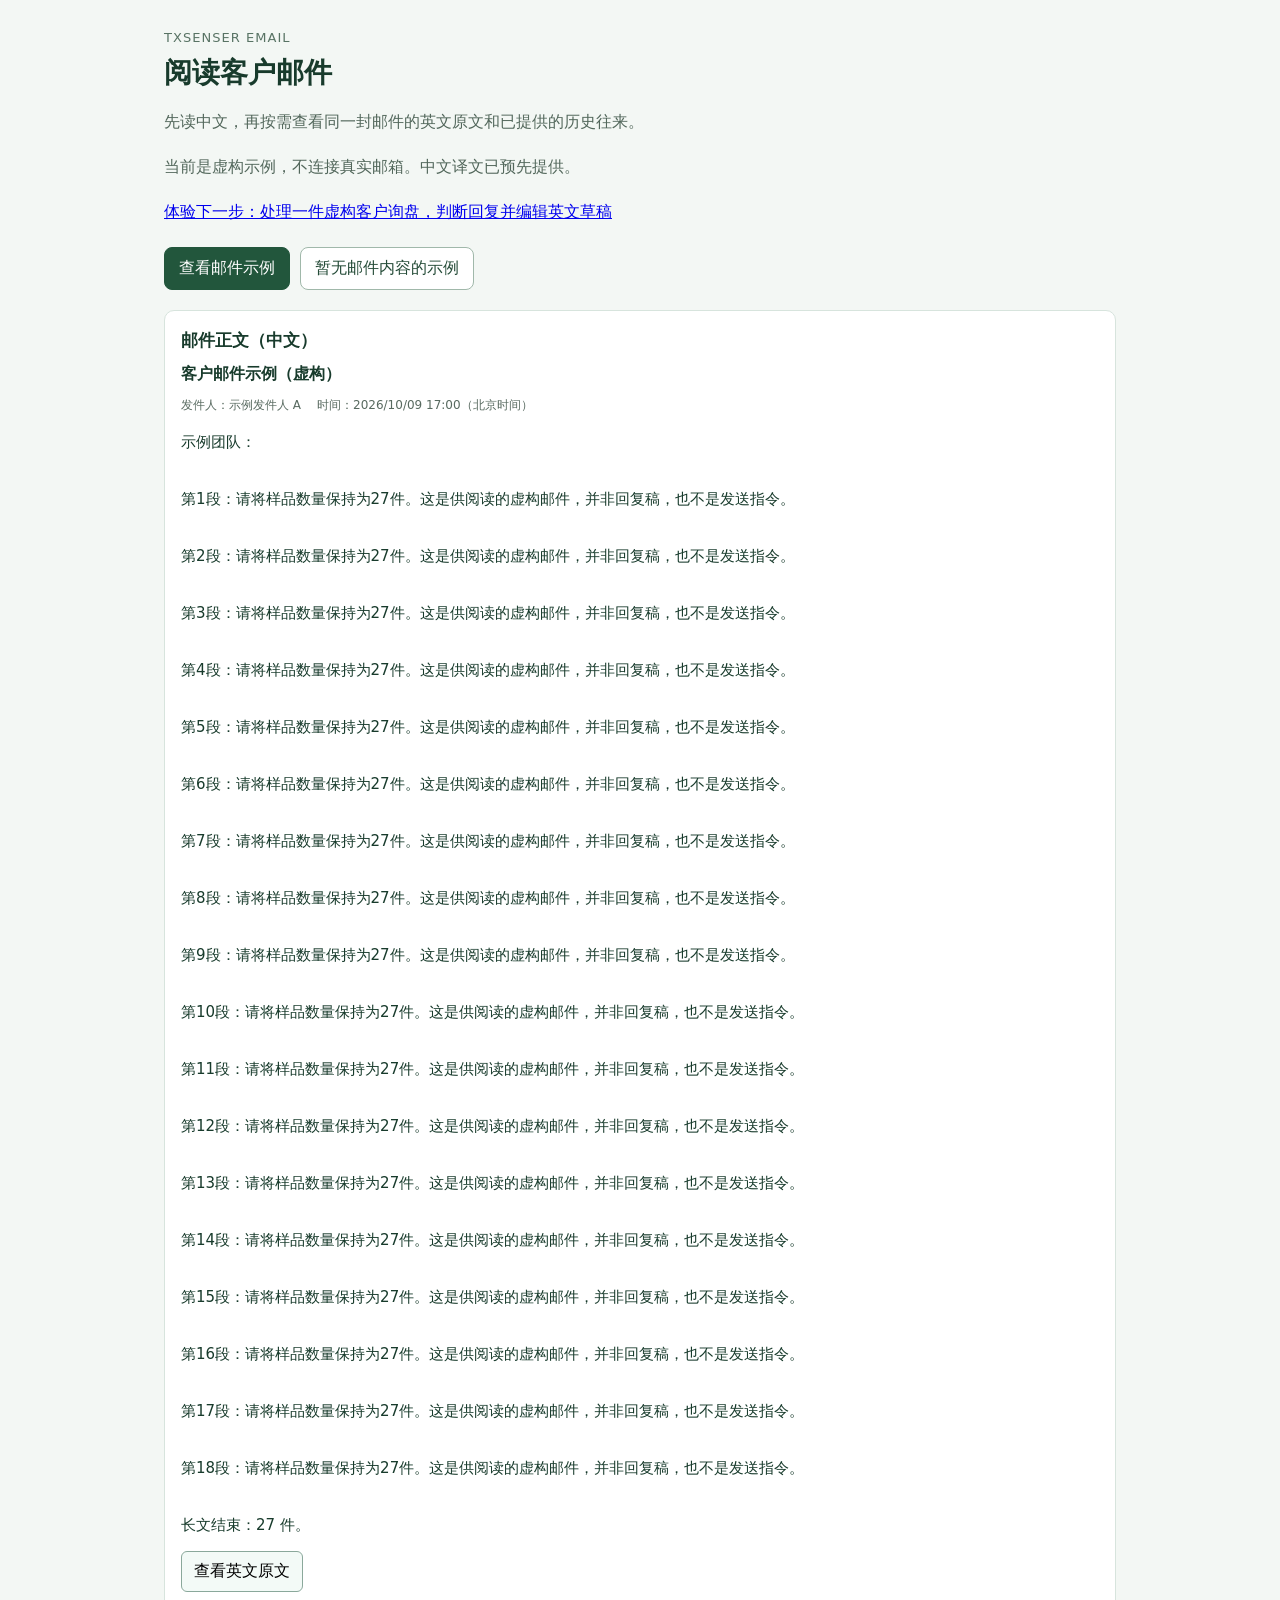
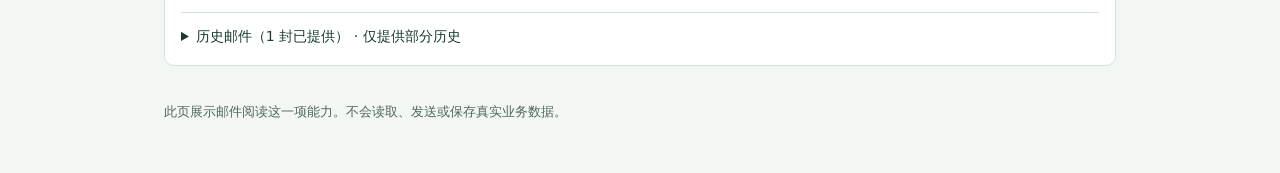
<file: preview/index.html>
<!doctype html>
<html lang="zh-CN"><head><meta charset="utf-8">
<meta name="viewport" content="width=device-width, initial-scale=1">
<meta http-equiv="Content-Security-Policy" content="default-src 'none'; script-src 'sha256-uMvVA8dGYO7sJ5gq0sD1yfTJ7hJXvaczCpBWF8fJrTo='; style-src 'sha256-8VgQ7xVPczEnHZAIU/KJzik+/f3i69bhT2zcTPXZg+8='; connect-src 'none'; img-src 'none'; object-src 'none'; frame-src 'none'; worker-src 'none'; form-action 'none'; base-uri 'none'">
<title>TxSenser Email · 邮件阅读示例</title><style>
:root{--line:#d7e4dd;font-family:system-ui,-apple-system,sans-serif;color:#183b2c;background:#f3f7f4}
*{box-sizing:border-box}body{margin:0}main{max-width:1000px;margin:auto;padding:30px 24px}
h1{font-size:28px;line-height:1.4;margin:8px 0}.eyebrow{font-size:13px;letter-spacing:.08em;color:#587364}
.intro{line-height:1.8;color:#52675b}.examples{display:flex;flex-wrap:wrap;gap:10px;margin:20px 0}
.examples button{font:inherit;border:1px solid #a0b8aa;border-radius:8px;padding:10px 14px;background:white;color:#244b37;cursor:pointer}
.examples button[aria-pressed=true]{background:#22563c;color:white;border-color:#22563c}
button:focus-visible,summary:focus-visible{outline:3px solid #e6a03b;outline-offset:3px}
.source-mail-original[hidden]{display:none}footer{font-size:13px;color:#52675b;line-height:1.8;padding:10px 0 20px}
@media(max-width:600px){main{padding:20px 14px}h1{font-size:23px}}
/* G1/G2 primary reading; all supplied paragraphs remain readable at any width. */
.source-mail-reader{min-width:0;max-width:100%;margin:18px 0 24px;padding:16px;border:1px solid var(--line);border-radius:10px;background:#fff}
.source-mail-reader h3{font-size:17px;margin:0 0 10px;line-height:1.6}
.source-mail-subject{font-size:16px;margin:10px 0;overflow-wrap:anywhere}
.source-mail-meta{display:flex;flex-wrap:wrap;gap:4px 16px;font-size:12px;color:#586a60}
.source-mail-meta p{margin:2px 0;min-width:0;max-width:100%;overflow-wrap:anywhere}
.source-mail-body{font-size:15px;line-height:1.9;white-space:pre-wrap;overflow-wrap:anywhere;max-width:100%;min-width:0;margin:12px 0}
.source-mail-notice,.source-mail-state,.source-mail-order,.source-mail-missing{font-size:12px;line-height:1.7;color:#586a60;overflow-wrap:anywhere}
.source-mail-original-toggle,.source-mail-select{border:1px solid #8aa89b;border-radius:6px;background:#f3faf7;padding:9px 12px;font:inherit;max-width:100%;white-space:normal;overflow-wrap:anywhere}
.source-mail-original{border-top:1px solid var(--line);margin-top:12px;padding-top:12px;min-width:0}
.source-mail-history{border-top:1px solid var(--line);margin-top:20px;padding-top:12px;min-width:0}
.source-mail-history summary{font-size:14px;line-height:1.7;overflow-wrap:anywhere}
.source-mail-history-entry{margin:12px 0;padding:12px;border:1px solid var(--line);border-radius:7px;min-width:0}
.source-mail-history-entry h5{font-size:14px;margin:0 0 8px;overflow-wrap:anywhere}
@media(max-width:850px){.source-mail-reader{padding:12px}.source-mail-meta{display:block}.source-mail-body{font-size:15px}}
</style></head>
<body><main>
<div class="eyebrow">TXSENSER EMAIL</div><h1>阅读客户邮件</h1>
<p class="intro">先读中文，再按需查看同一封邮件的英文原文和已提供的历史往来。</p>
<p class="intro">当前是虚构示例，不连接真实邮箱。中文译文已预先提供。</p>
<p class="intro"><a href="business.html">体验下一步：处理一件虚构客户询盘，判断回复并编辑英文草稿</a></p>
<nav class="examples" aria-label="选择示例">
<button type="button" data-example="0" aria-pressed="true">查看邮件示例</button>
<button type="button" data-example="1" aria-pressed="false">暂无邮件内容的示例</button>
</nav><div id="reader"></div>
<footer>此页展示邮件阅读这一项能力。不会读取、发送或保存真实业务数据。</footer>
</main><script>/* G1/G2: supplied synthetic source records only; no transport or translation. */
(() => {
  'use strict';
  const plain=(v,max=200000)=>typeof v==='string'&&v.length<=max&&!/[\u0000-\u0008\u000b\u000c\u000e-\u001f\u007f\u202a-\u202e\u2066-\u2069]/u.test(v);
  const object=v=>v!==null&&typeof v==='object'&&!Array.isArray(v);
  const source=v=>typeof v==='string'&&/^synthetic:mail:[a-z0-9-]+$/.test(v);
  const revision=v=>typeof v==='string'&&/^[a-f0-9]{64}$/.test(v);
  const labels={complete:'完整',partial:'部分内容',missing:'缺失',failed:'失败',binding_mismatch:'内容与当前邮件不一致',header_only:'仅邮件头，正文未读取',unavailable:'邮件暂不可用'};
  const coverage={partial:'仅提供部分历史',unread:'历史邮件尚未读取',unavailable:'历史邮件暂不可用',unknown:'历史是否完整尚不确定'};
  function timestamp(value){
    if(typeof value!=='string'||!/^\d{4}-\d\d-\d\dT\d\d:\d\d:\d\d(?:\.\d{3})?Z$/.test(value))return null;
    const n=Date.parse(value);
    const canonical=value.includes('.')?value:value.slice(0,-1)+'.000Z';
    return Number.isFinite(n)&&new Date(n).toISOString()===canonical?n:null;
  }
  function body(value,row){
    if(!object(value)||!['complete','partial','missing','failed'].includes(value.status)||!plain(value.text)||!plain(value.reason,500))return null;
    if(value.source_id!==row.source_id||value.source_revision!==row.source_revision)return Object.freeze({status:'binding_mismatch',text:'',reason:''});
    const text=['complete','partial'].includes(value.status)?value.text:'';
    return Object.freeze({status:text.trim()?value.status:(['complete','partial'].includes(value.status)?'missing':value.status),text,reason:value.reason});
  }
  function normalize(value,key,synthetic){
    if(!synthetic||!object(value)||value.matter_key!==key||!source(value.selected_source_id)||
       !Object.hasOwn(coverage,value.coverage)||!Array.isArray(value.messages)||value.messages.length>100)return null;
    const seen=new Set(),messages=[];
    for(const row of value.messages){
      if(!object(row)||!source(row.source_id)||seen.has(row.source_id)||!revision(row.source_revision)||
         !plain(row.sender,300)||!row.sender.trim()||!plain(row.subject,500)||
         !(row.sent_at===null||plain(row.sent_at,80))||!['available','header_only','unavailable'].includes(row.availability))return null;
      seen.add(row.source_id);
      let original=body(row.original,row),translation=body(row.translation,row);
      if(!original||!translation)return null;
      if(row.availability!=='available'){
        original=translation=Object.freeze({status:row.availability,text:'',reason:''});
      }else if(!['complete','partial'].includes(original.status)&&['complete','partial'].includes(translation.status)){
        translation=Object.freeze({status:'missing',text:'',reason:'邮件英文正文暂无法核实，不能确认中文内容完整。'});
      }else if(original.status==='partial'&&translation.status==='complete'){
        translation=Object.freeze({...translation,status:'partial',reason:'只读到部分邮件，中文内容可能不完整。'});
      }
      messages.push(Object.freeze({source_id:row.source_id,source_revision:row.source_revision,
        sender:row.sender,subject:row.subject,sent_at:row.sent_at,time:timestamp(row.sent_at),
        original,translation,availability:row.availability}));
    }
    if(!seen.has(value.selected_source_id))return null; // Never substitute another source.
    return Object.freeze({selected_source_id:value.selected_source_id,coverage:value.coverage,messages:Object.freeze(messages)});
  }
  const el=(tag,cls,text)=>{const n=document.createElement(tag);n.className=cls;if(text!==undefined)n.textContent=text;return n;};
  function metadata(row){
    const n=el('div','source-mail-meta');
    const formatted=row.time===null?'待确认':new Date(row.time).toLocaleString('zh-CN',{timeZone:'Asia/Shanghai',year:'numeric',month:'2-digit',day:'2-digit',hour:'2-digit',minute:'2-digit',hour12:false})+'（北京时间）';
    n.append(el('p','','发件人：'+row.sender),el('p','','时间：'+formatted));
    return n;
  }
  function render(value){
    const root=el('section','source-mail-reader');root.id='source-mail-reader';
    root.setAttribute('aria-label','邮件正文阅读');
    if(!value){root.append(el('h3','','邮件正文'),el('p','source-mail-state','这件事尚未提供可阅读的邮件正文，不会显示其他邮件的内容。'));return root;}
    let selected=value.selected_source_id;
    function draw(){
      root.replaceChildren();
      const row=value.messages.find(m=>m.source_id===selected);
      const current=el('article','source-mail-current');current.dataset.sourceId=row.source_id;
      current.append(el('h3','','邮件正文（中文）'),
        el('h4','source-mail-subject',row.subject||'未提供主题'),metadata(row));
      const translated=row.translation;
      if(translated.status!=='complete')current.append(el('p','source-mail-state','中文内容：'+labels[translated.status]+(translated.reason?' · '+translated.reason:'')));
      if(translated.text){const text=el('div','source-mail-body',translated.text);text.id='source-mail-chinese';current.append(text);}
      else current.append(el('p','source-mail-missing','这封邮件暂时没有可展示的中文正文。'));
      const toggle=el('button','source-mail-original-toggle','查看英文原文');toggle.type='button';
      toggle.setAttribute('aria-expanded','false');toggle.setAttribute('aria-controls','source-mail-original');
      toggle.disabled=!['complete','partial'].includes(row.original.status);
      const original=el('section','source-mail-original');original.id='source-mail-original';original.hidden=true;
      original.append(el('h4','','英文原文'),el('div','source-mail-body',row.original.text));
      toggle.addEventListener('click',()=>{original.hidden=!original.hidden;toggle.setAttribute('aria-expanded',String(!original.hidden));toggle.textContent=original.hidden?'查看英文原文':'收起英文原文';});
      current.append(toggle);
      if(row.original.status!=='complete')current.append(el('p','source-mail-state','英文原文：'+labels[row.original.status]));
      current.append(original);root.append(current);
      const history=el('details','source-mail-history');history.id='source-mail-history';history.open=false;
      const rows=value.messages.filter(m=>m.source_id!==selected);
      const summary=el('summary','','历史邮件（'+rows.length+' 封已提供） · '+coverage[value.coverage]);
      history.append(summary,el('p','source-mail-notice','这里只显示已提供的往来，历史记录可能不完整。'),
        el('p','source-mail-order','有日期的邮件按时间先后排列，无法确认日期的单独列出。'));
      const known=rows.filter(m=>m.time!==null).sort((a,b)=>a.time-b.time),unknown=rows.filter(m=>m.time===null);
      for(const [heading,group] of [['按时间排列',known],['日期待确认的邮件',unknown]]){
        if(group.length)history.append(el('h4','',heading));
        for(const item of group){
          const entry=el('article','source-mail-history-entry');entry.dataset.sourceId=item.source_id;
          entry.append(el('h5','',item.subject||'未提供主题'),metadata(item));
          if(item.original.status!=='complete'||item.translation.status!=='complete')
            entry.append(el('p','source-mail-state','英文：'+labels[item.original.status]+'；中文：'+labels[item.translation.status]));
          const read=el('button','source-mail-select','阅读这封邮件');read.type='button';read.setAttribute('aria-label','阅读邮件：'+(item.subject||'未提供主题'));
          read.addEventListener('click',()=>{selected=item.source_id;draw();root.querySelector('.source-mail-original-toggle').focus({preventScroll:true});});
          entry.append(read);history.append(entry);
        }
      }
      if(!rows.length)history.append(el('p','','本次没有提供其他邮件，不能据此认定没有历史。'));
      root.append(history);
    }
    draw();return root;
  }
  window.SourceMailReader=Object.freeze({normalize,render});
})();

(() => {
  const fixture = {"ok": true, "demonstration": true, "snapshot": {"read_at": "2026-10-24T00:00:00Z", "offset": 0, "low_total": 0, "next_offset": null, "cards": [{"key": "matter:synthetic:g1g2", "title": "邮件阅读示例", "area": "待处理事项", "status": "合成待核实", "source_refs": [], "tags": [], "evidence": ["合成事项概要，不能代替源邮件全文。"], "advice": "核对来源内容。", "gaps": [], "reply": [], "references": [], "source_mail": {"matter_key": "matter:synthetic:g1g2", "selected_source_id": "synthetic:mail:alpha", "coverage": "partial", "messages": [{"source_id": "synthetic:mail:alpha", "source_revision": "83b6c808b712c48eff5329592d3158a60de2a5bf791b2edff485a37e67ab6dcc", "sender": "示例发件人 A", "sent_at": "2026-10-09T09:00:00Z", "subject": "客户邮件示例（虚构）", "availability": "available", "original": {"source_id": "synthetic:mail:alpha", "source_revision": "83b6c808b712c48eff5329592d3158a60de2a5bf791b2edff485a37e67ab6dcc", "status": "complete", "text": "Dear Example Team,\n\nParagraph 1: Please keep the sample count at 27 pieces. This is a fictional email for reading, not a reply or an instruction to send.\n\nParagraph 2: Please keep the sample count at 27 pieces. This is a fictional email for reading, not a reply or an instruction to send.\n\nParagraph 3: Please keep the sample count at 27 pieces. This is a fictional email for reading, not a reply or an instruction to send.\n\nParagraph 4: Please keep the sample count at 27 pieces. This is a fictional email for reading, not a reply or an instruction to send.\n\nParagraph 5: Please keep the sample count at 27 pieces. This is a fictional email for reading, not a reply or an instruction to send.\n\nParagraph 6: Please keep the sample count at 27 pieces. This is a fictional email for reading, not a reply or an instruction to send.\n\nParagraph 7: Please keep the sample count at 27 pieces. This is a fictional email for reading, not a reply or an instruction to send.\n\nParagraph 8: Please keep the sample count at 27 pieces. This is a fictional email for reading, not a reply or an instruction to send.\n\nParagraph 9: Please keep the sample count at 27 pieces. This is a fictional email for reading, not a reply or an instruction to send.\n\nParagraph 10: Please keep the sample count at 27 pieces. This is a fictional email for reading, not a reply or an instruction to send.\n\nParagraph 11: Please keep the sample count at 27 pieces. This is a fictional email for reading, not a reply or an instruction to send.\n\nParagraph 12: Please keep the sample count at 27 pieces. This is a fictional email for reading, not a reply or an instruction to send.\n\nParagraph 13: Please keep the sample count at 27 pieces. This is a fictional email for reading, not a reply or an instruction to send.\n\nParagraph 14: Please keep the sample count at 27 pieces. This is a fictional email for reading, not a reply or an instruction to send.\n\nParagraph 15: Please keep the sample count at 27 pieces. This is a fictional email for reading, not a reply or an instruction to send.\n\nParagraph 16: Please keep the sample count at 27 pieces. This is a fictional email for reading, not a reply or an instruction to send.\n\nParagraph 17: Please keep the sample count at 27 pieces. This is a fictional email for reading, not a reply or an instruction to send.\n\nParagraph 18: Please keep the sample count at 27 pieces. This is a fictional email for reading, not a reply or an instruction to send.\n\nLong body end: 27 pieces.", "reason": ""}, "translation": {"source_id": "synthetic:mail:alpha", "source_revision": "83b6c808b712c48eff5329592d3158a60de2a5bf791b2edff485a37e67ab6dcc", "status": "complete", "text": "示例团队：\n\n第1段：请将样品数量保持为27件。这是供阅读的虚构邮件，并非回复稿，也不是发送指令。\n\n第2段：请将样品数量保持为27件。这是供阅读的虚构邮件，并非回复稿，也不是发送指令。\n\n第3段：请将样品数量保持为27件。这是供阅读的虚构邮件，并非回复稿，也不是发送指令。\n\n第4段：请将样品数量保持为27件。这是供阅读的虚构邮件，并非回复稿，也不是发送指令。\n\n第5段：请将样品数量保持为27件。这是供阅读的虚构邮件，并非回复稿，也不是发送指令。\n\n第6段：请将样品数量保持为27件。这是供阅读的虚构邮件，并非回复稿，也不是发送指令。\n\n第7段：请将样品数量保持为27件。这是供阅读的虚构邮件，并非回复稿，也不是发送指令。\n\n第8段：请将样品数量保持为27件。这是供阅读的虚构邮件，并非回复稿，也不是发送指令。\n\n第9段：请将样品数量保持为27件。这是供阅读的虚构邮件，并非回复稿，也不是发送指令。\n\n第10段：请将样品数量保持为27件。这是供阅读的虚构邮件，并非回复稿，也不是发送指令。\n\n第11段：请将样品数量保持为27件。这是供阅读的虚构邮件，并非回复稿，也不是发送指令。\n\n第12段：请将样品数量保持为27件。这是供阅读的虚构邮件，并非回复稿，也不是发送指令。\n\n第13段：请将样品数量保持为27件。这是供阅读的虚构邮件，并非回复稿，也不是发送指令。\n\n第14段：请将样品数量保持为27件。这是供阅读的虚构邮件，并非回复稿，也不是发送指令。\n\n第15段：请将样品数量保持为27件。这是供阅读的虚构邮件，并非回复稿，也不是发送指令。\n\n第16段：请将样品数量保持为27件。这是供阅读的虚构邮件，并非回复稿，也不是发送指令。\n\n第17段：请将样品数量保持为27件。这是供阅读的虚构邮件，并非回复稿，也不是发送指令。\n\n第18段：请将样品数量保持为27件。这是供阅读的虚构邮件，并非回复稿，也不是发送指令。\n\n长文结束：27 件。", "reason": ""}}, {"source_id": "synthetic:mail:beta", "source_revision": "22a09c62d25404a4411d0253c88607351c983ce52a18932fa02fc431256d3111", "sender": "示例发件人 B", "sent_at": "2026-10-08T07:00:00Z", "subject": "此前往来示例（虚构）", "availability": "available", "original": {"source_id": "synthetic:mail:beta", "source_revision": "22a09c62d25404a4411d0253c88607351c983ce52a18932fa02fc431256d3111", "status": "complete", "text": "Hello Example A,\n\nPlease review only this earlier message.\n\nRegards, Example B", "reason": ""}, "translation": {"source_id": "synthetic:mail:beta", "source_revision": "22a09c62d25404a4411d0253c88607351c983ce52a18932fa02fc431256d3111", "status": "complete", "text": "示例A：\n\n请仅阅读这一封较早的邮件。\n\n示例B 敬上", "reason": ""}}]}}, {"key": "matter:synthetic:no-source", "title": "暂无邮件内容的事项", "area": "待处理事项", "status": "合成待核实", "source_refs": [], "tags": [], "evidence": ["合成事项概要，不能代替源邮件全文。"], "advice": "核对来源内容。", "gaps": [], "reply": [], "references": []}], "notices": ["纯离线合成展示；无真实邮件或服务连接。"]}};

  const mount = document.getElementById('reader');
  function show(index) {
    const card = fixture.snapshot.cards[index];
    const value = window.SourceMailReader.normalize(card.source_mail, card.key, fixture.demonstration === true);
    mount.replaceChildren(window.SourceMailReader.render(value));
    document.querySelectorAll('[data-example]').forEach(button => {
      button.setAttribute('aria-pressed', String(Number(button.dataset.example) === index));
    });
  }
  document.querySelectorAll('[data-example]').forEach(button => {
    button.addEventListener('click', () => show(Number(button.dataset.example)));
  });
  show(0);
})();
</script></body></html>
</file>
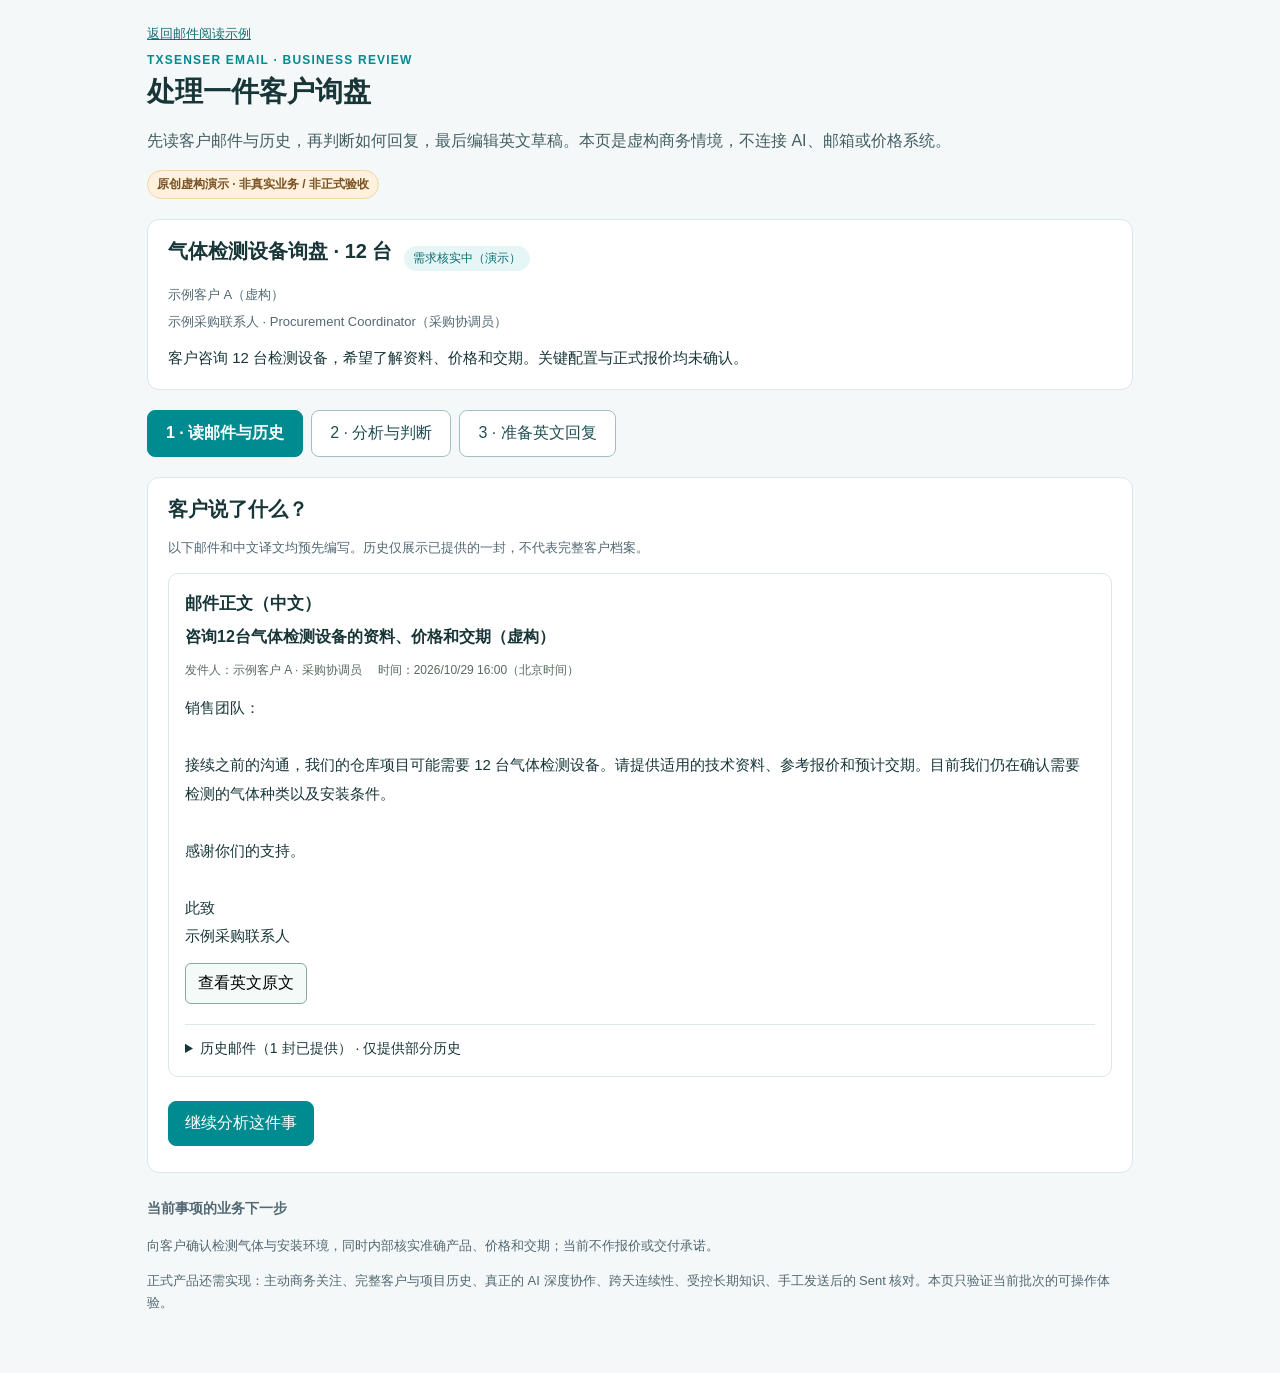
<file: preview/business.html>
<!doctype html><html lang="zh-CN"><head><meta charset="utf-8"><meta name="viewport" content="width=device-width, initial-scale=1">
<meta http-equiv="Content-Security-Policy" content="default-src 'none'; script-src 'self'; style-src 'self'; connect-src 'none'; img-src 'none'; font-src 'none'; object-src 'none'; frame-src 'none'; worker-src 'none'; form-action 'none'; base-uri 'none'">
<title>TxSenser Email · 虚构客户询盘处理演练</title>
<link rel="stylesheet" href="../source/source-mail.css"><link rel="stylesheet" href="../source/business.css"></head><body><main>
<a class="toplink" href="index.html">返回邮件阅读示例</a><div class="eyebrow">TXSENSER EMAIL · BUSINESS REVIEW</div>
<h1>处理一件客户询盘</h1><p class="intro">先读客户邮件与历史，再判断如何回复，最后编辑英文草稿。本页是虚构商务情境，不连接 AI、邮箱或价格系统。</p><span class="demo-label">原创虚构演示 · 非真实业务 / 非正式验收</span>
<section class="summary" aria-label="当前业务概要"><div class="summary-title"><h2 id="matter-title">演示事项</h2><span class="pill" id="matter-stage">虚构演示</span></div><p class="meta" id="customer-name"></p><p class="meta" id="customer-contact"></p><p class="brief" id="matter-brief"></p></section>
<nav class="steps" aria-label="业务处理步骤"><button type="button" data-step-button="read" aria-current="step">1 · 读邮件与历史</button><button type="button" data-step-button="decide" aria-current="false">2 · 分析与判断</button><button type="button" data-step-button="reply" aria-current="false">3 · 准备英文回复</button></nav>
<p id="flow-failure" class="status" hidden>演示资料无法核实，未载入业务内容。</p>
<section class="panel" data-step-panel="read" aria-label="第一步阅读邮件">
<h2>客户说了什么？</h2><p class="small">以下邮件和中文译文均预先编写。历史仅展示已提供的一封，不代表完整客户档案。</p><div id="source-reader"></div><div class="actions"><button class="primary" type="button" data-step-button="decide">继续分析这件事</button></div></section>
<section class="panel" data-step-panel="decide" aria-label="第二步分析与判断" hidden>
<h2>该怎么回复才稳妥？</h2><p class="small">以下是预先编写的演示分析，不是 AI 实时查询、推理或正式业务结论。</p>
<div class="flow"><article class="card"><h3>邮件及历史已提供的事实</h3><ul id="known-facts"></ul></article>
<article class="card"><h3>必须核实的内容</h3><ul id="unknown-facts"></ul></article>
<article class="card full"><div class="signal"><h3>建议的处理方向</h3><p id="fact-suggestion"></p></div><div class="signal warning"><h3>值得质疑的一点</h3><p id="fact-challenge"></p></div></article></div>
<h3>选择本次的回复思路</h3><div class="strategy-list" role="group" aria-label="回复策略">
<button type="button" class="strategy" data-strategy="acknowledge" aria-pressed="true"><strong>先回应，再核实</strong><span>不承诺价格或交期，索取必要工况。</span></button>
<button type="button" class="strategy" data-strategy="clarify" aria-pressed="false"><strong>先重点澄清工况</strong><span>把技术条件作为下一步优先项。</span></button></div>
<div class="next"><p class="label">你的判断（可自由输入）</p><textarea id="ceo-note" class="note-box" aria-label="你的判断" placeholder="例如：先确认检测气体，再讨论报价。"></textarea>
<p class="fieldnote" id="note-state">请勿输入真实客户或价格信息。仅在本页临时输入，未连接 AI，也不会保存到服务器。</p><div class="actions"><button id="go-to-reply" type="button" class="primary">去看英文回复</button></div></div></section>
<section class="panel" data-step-panel="reply" aria-label="第三步拟写回复" hidden>
<h2>英文回复草稿</h2><p class="small">按已选策略展示预先编写的双语草稿。请勿输入真实客户内容。修改英文后，中文对照会标记过期，不会假装自动翻译。</p>
<p class="status" id="reply-sync" data-state="matched"></p><textarea id="reply-en" class="reply-box" aria-label="英文回复草稿" spellcheck="true"></textarea>
<div class="actions"><button type="button" class="primary" id="copy-reply">复制当前英文正文</button><button type="button" id="restore-reply">恢复预设英文与中文</button><button type="button" data-step-button="decide">返回判断</button></div>
<p class="fieldnote" id="copy-result" role="status">复制仅准备文本，不代表批准或发送。</p><h3>完整中文对照（预设版本）</h3><div class="mirror" id="reply-zh"></div>
<div class="next"><p class="label">后续需要什么？</p><p id="strategy-explanation"></p><p class="fieldnote">正式业务仍须核实客户、产品、价格和承诺；CEO 手工发送后才可核对实际已发邮件。这里既不能发送，也不生成已发事实。</p></div></section>
<section class="bottom" aria-label="正式产品目标"><p class="label">当前事项的业务下一步</p><p id="matter-next"></p>
<p>正式产品还需实现：主动商务关注、完整客户与项目历史、真正的 AI 深度协作、跨天连续性、受控长期知识、手工发送后的 Sent 核对。本页只验证当前批次的可操作体验。</p></section>
</main><script src="../source/source-mail.js"></script><script src="../source/business-case.js"></script><script src="../source/business-flow.js"></script></body></html>
</file>
<file: source/source-mail.css>
/* G1/G2 primary reading; all supplied paragraphs remain readable at any width. */
.source-mail-reader{min-width:0;max-width:100%;margin:18px 0 24px;padding:16px;border:1px solid var(--line);border-radius:10px;background:#fff}
.source-mail-reader h3{font-size:17px;margin:0 0 10px;line-height:1.6}
.source-mail-subject{font-size:16px;margin:10px 0;overflow-wrap:anywhere}
.source-mail-meta{display:flex;flex-wrap:wrap;gap:4px 16px;font-size:12px;color:#586a60}
.source-mail-meta p{margin:2px 0;min-width:0;max-width:100%;overflow-wrap:anywhere}
.source-mail-body{font-size:15px;line-height:1.9;white-space:pre-wrap;overflow-wrap:anywhere;max-width:100%;min-width:0;margin:12px 0}
.source-mail-notice,.source-mail-state,.source-mail-order,.source-mail-missing{font-size:12px;line-height:1.7;color:#586a60;overflow-wrap:anywhere}
.source-mail-original-toggle,.source-mail-select{border:1px solid #8aa89b;border-radius:6px;background:#f3faf7;padding:9px 12px;font:inherit;max-width:100%;white-space:normal;overflow-wrap:anywhere}
.source-mail-original{border-top:1px solid var(--line);margin-top:12px;padding-top:12px;min-width:0}
.source-mail-history{border-top:1px solid var(--line);margin-top:20px;padding-top:12px;min-width:0}
.source-mail-history summary{font-size:14px;line-height:1.7;overflow-wrap:anywhere}
.source-mail-history-entry{margin:12px 0;padding:12px;border:1px solid var(--line);border-radius:7px;min-width:0}
.source-mail-history-entry h5{font-size:14px;margin:0 0 8px;overflow-wrap:anywhere}
@media(max-width:850px){.source-mail-reader{padding:12px}.source-mail-meta{display:block}.source-mail-body{font-size:15px}}
</file>
<file: source/business.css>
:root{--brand:#008b91;--ink:#183638;--muted:#526873;--line:#dbe7e9;font-family:Arial,'PingFang SC','Microsoft YaHei',sans-serif;color:var(--ink);background:#f5f8f8}
*{box-sizing:border-box}body{margin:0}main{max-width:1030px;margin:auto;padding:24px 22px 46px}h1{font-size:28px;line-height:1.35;margin:6px 0}h2{font-size:20px;margin:0 0 14px}h3{font-size:16px;margin:4px 0 10px}p,li{line-height:1.7}button,textarea{font:inherit}button{cursor:pointer}
.eyebrow{font-size:12px;font-weight:bold;letter-spacing:.1em;color:var(--brand)}.subtitle,.small,.fieldnote{font-size:13px;color:var(--muted)}.intro{color:#425e63;max-width:820px}.toplink{display:inline-block;font-size:13px;color:#146e73;margin-bottom:10px}.demo-label{display:inline-block;color:#7a5225;background:#fff1db;border:1px solid #f0d6a8;border-radius:16px;padding:5px 9px;font-size:12px;font-weight:bold}
.summary,.panel,.card{background:white;border:1px solid var(--line);border-radius:12px}.summary{padding:18px 20px;margin:20px 0 18px}.summary-title{display:flex;flex-wrap:wrap;align-items:center;gap:12px}.meta{font-size:13px;color:var(--muted);margin:5px 0}.brief{font-size:15px;line-height:1.75;margin:12px 0 0}.steps{display:flex;gap:8px;flex-wrap:wrap;margin:20px 0}.steps button{padding:12px 18px;border-radius:8px;background:white;border:1px solid #a3c0c1;color:#205054}.steps button[aria-current=step]{background:var(--brand);border-color:var(--brand);color:white;font-weight:bold}.panel{padding:18px 20px;margin:0 0 16px}
.flow{display:grid;grid-template-columns:minmax(0,1fr) minmax(0,1fr);gap:15px}.card{padding:14px 16px;min-width:0}.card ul{margin:0;padding-left:22px}.card li{margin:8px 0}.full{grid-column:1/-1}.signal{border-left:3px solid var(--brand);padding-left:13px}.warning{border-left-color:#bd824b}.pill{display:inline-block;padding:4px 9px;border-radius:20px;background:#e6f6f6;color:#086b70;font-size:12px}.label{font-weight:bold;font-size:14px}.actions{display:flex;flex-wrap:wrap;gap:10px;margin:18px 0 8px}.actions button,.strategy{padding:11px 16px;border-radius:8px;border:1px solid #81afb1;color:#176d72;background:white}.actions .primary{background:var(--brand);color:white;border-color:var(--brand)}.strategy-list{display:grid;grid-template-columns:1fr 1fr;gap:12px}.strategy{min-width:0;text-align:left;line-height:1.6}.strategy strong{display:block}.strategy[aria-pressed=true]{outline:2px solid var(--brand);background:#eaf8f7}.strategy span{font-size:13px;color:var(--muted)}
.reply-box{width:100%;min-height:285px;border:1px solid #9cb7b8;border-radius:8px;padding:12px;resize:vertical;line-height:1.75;color:#22383c}.mirror{white-space:pre-wrap;overflow-wrap:anywhere;font-size:14px;line-height:1.8;background:#f6fbfa;padding:14px;border:1px solid var(--line);border-radius:8px}.status{font-size:13px;font-weight:bold;margin:10px 0}.status[data-state=stale]{color:#a55a16}.note-box{width:100%;min-height:95px;border:1px solid #9cb7b8;padding:10px;border-radius:7px}.bottom{font-size:13px;color:#526873;line-height:1.8;margin-top:24px}.next{margin-top:12px;background:#f4fbfa;border:1px solid #bfdadb;border-radius:8px;padding:12px}.source-mail-reader{max-width:100%;margin-top:6px}[hidden]{display:none!important}button:focus-visible,a:focus-visible,textarea:focus-visible,summary:focus-visible{outline:3px solid #e8a43a;outline-offset:3px}
@media(max-width:650px){main{padding:18px 12px 34px}h1{font-size:24px}.summary,.panel{padding:14px}.steps{gap:6px}.steps button{padding:10px 12px;font-size:13px;flex:1}.flow,.strategy-list{grid-template-columns:1fr}.reply-box{min-height:240px}}
</file>
